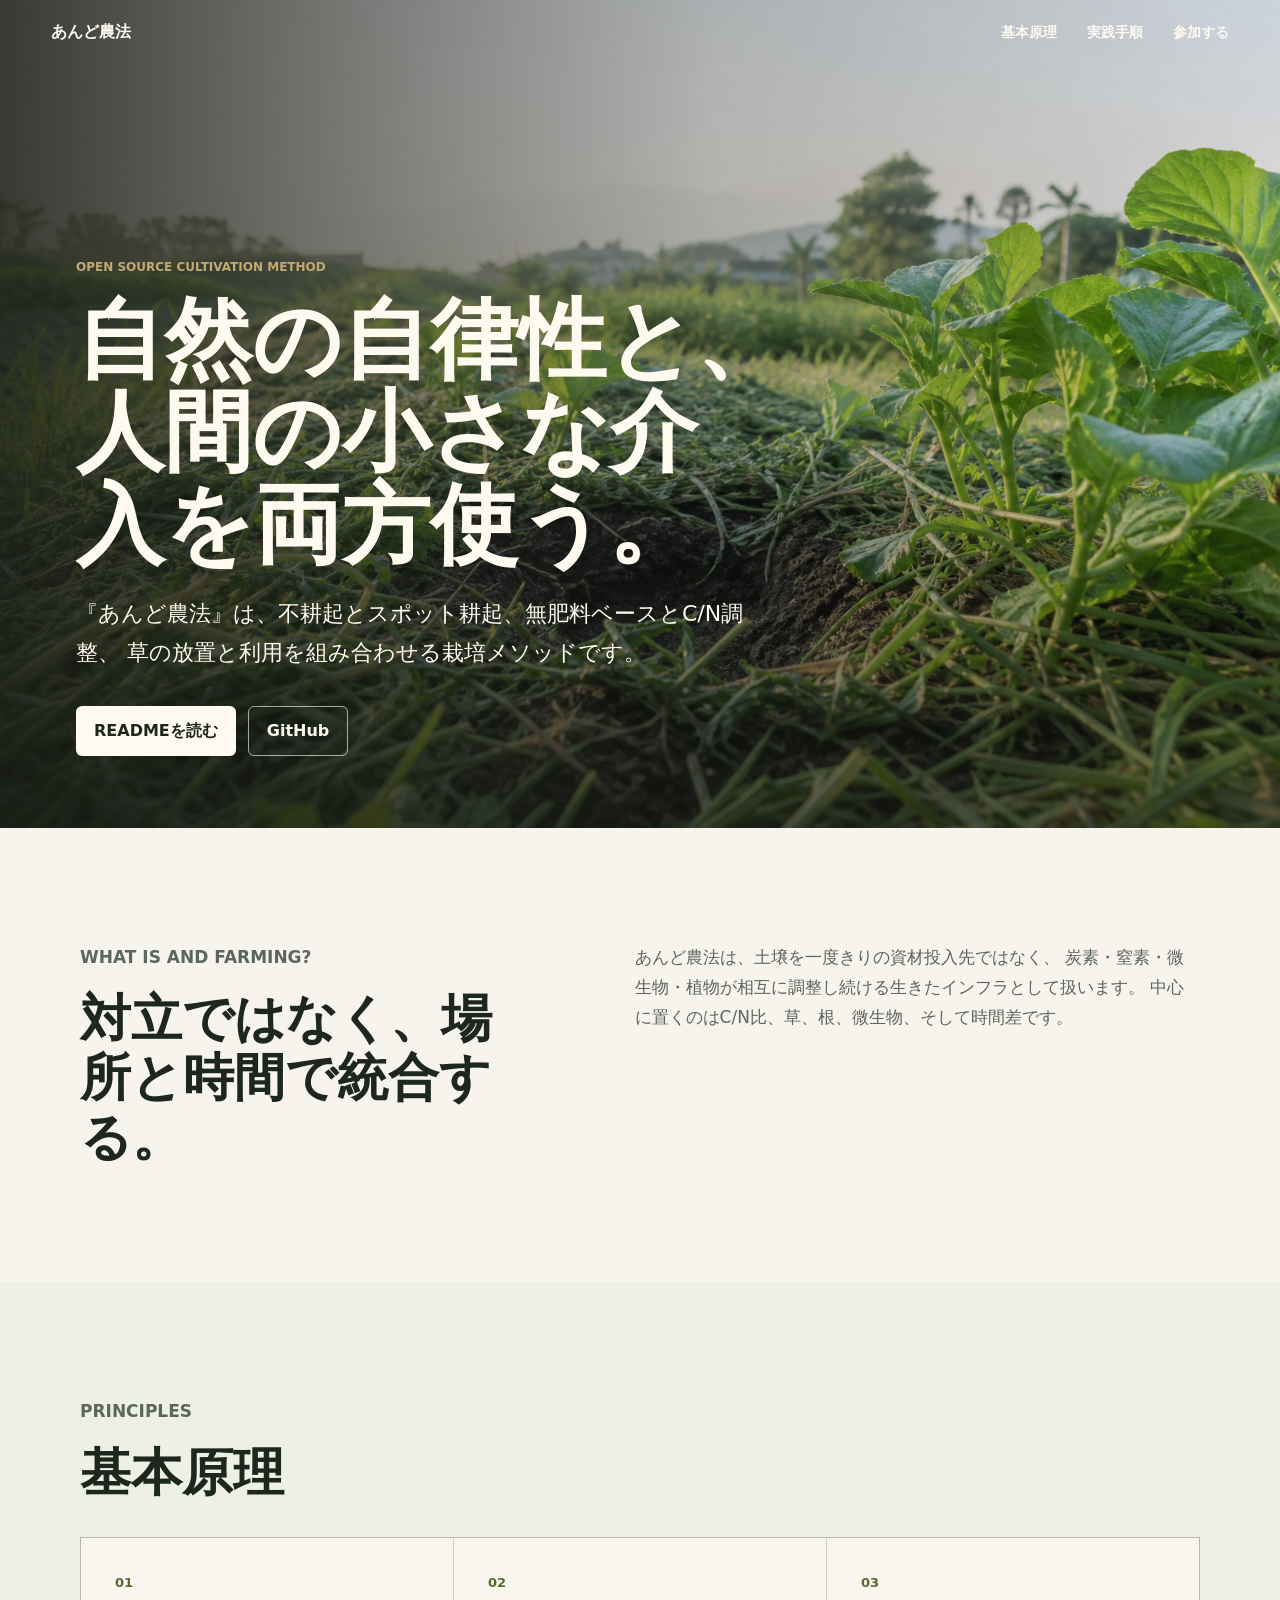
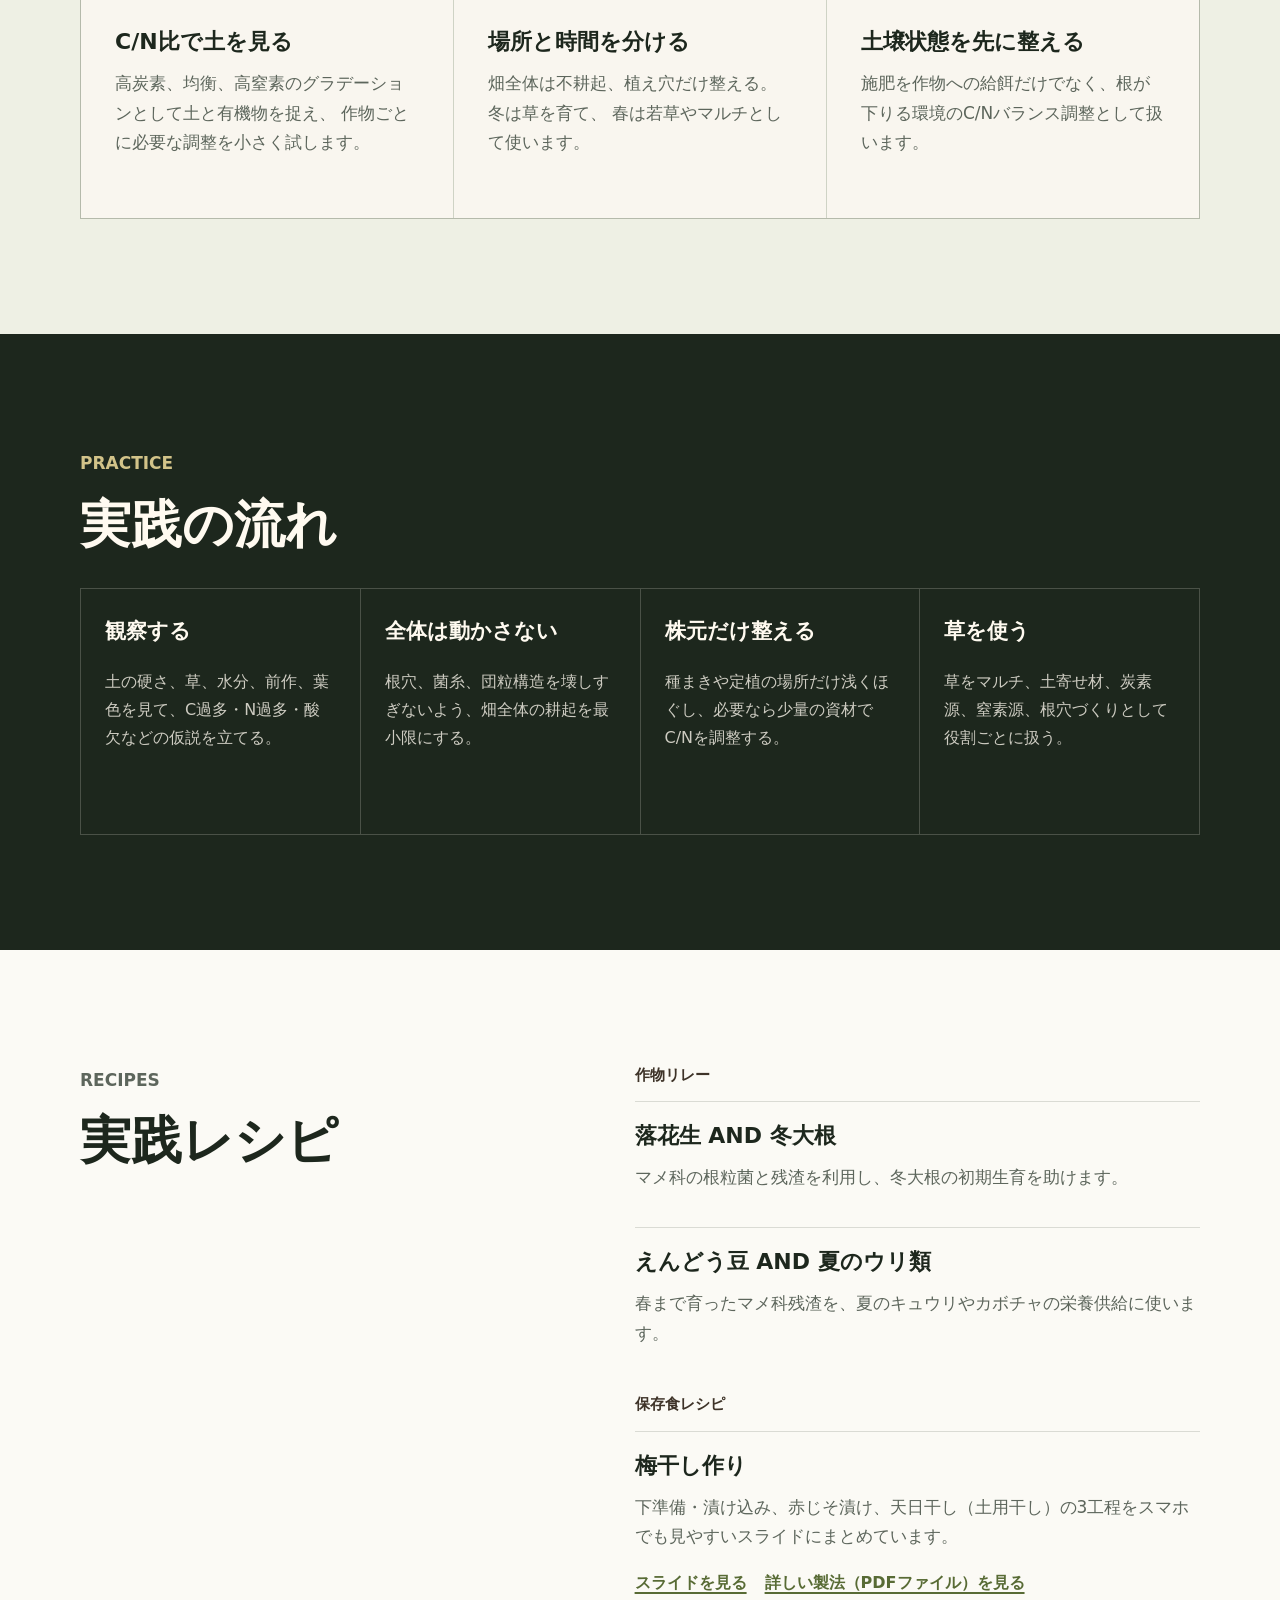
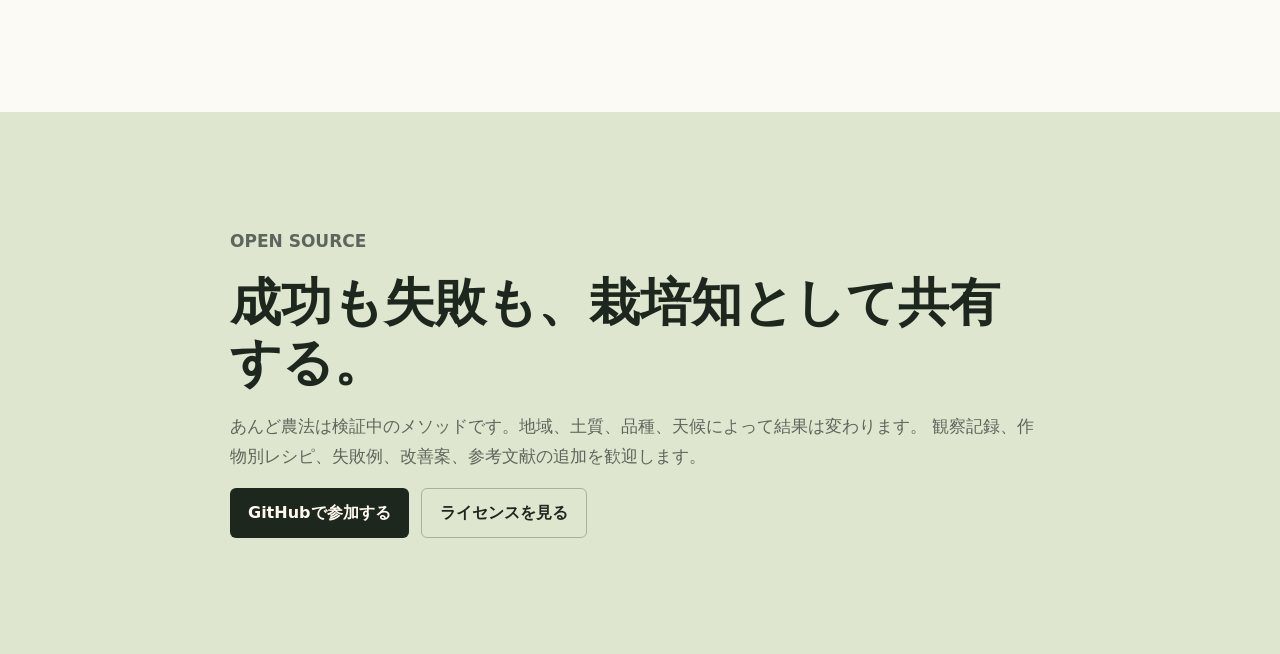
<file: index.html>
<!doctype html>
<html lang="ja">
  <head>
    <meta charset="utf-8">
    <meta name="viewport" content="width=device-width, initial-scale=1">
    <meta
      name="description"
      content="あんど農法は、自然の自律性と人間の小さな介入を組み合わせるオープンソースの栽培メソッドです。"
    >
    <title>あんど農法</title>
    <link rel="stylesheet" href="styles.css">
  </head>
  <body>
    <header class="site-header">
      <a class="brand" href="#top" aria-label="あんど農法 トップ">あんど農法</a>
      <nav class="nav" aria-label="ページ内ナビゲーション">
        <a href="#principles">基本原理</a>
        <a href="#practice">実践手順</a>
        <a href="#join">参加する</a>
      </nav>
    </header>

    <main id="top">
      <section class="hero" aria-labelledby="hero-title">
        <div class="hero-media" aria-hidden="true"></div>
        <div class="hero-shade"></div>
        <div class="hero-content">
          <p class="eyebrow">Open Source Cultivation Method</p>
          <h1 id="hero-title">自然の自律性と、人間の小さな介入を両方使う。</h1>
          <p class="hero-lead">
            『あんど農法』は、不耕起とスポット耕起、無肥料ベースとC/N調整、
            草の放置と利用を組み合わせる栽培メソッドです。
          </p>
          <div class="hero-actions" aria-label="主要リンク">
            <a class="button primary" href="https://github.com/kentaroid-bot/andfarming/blob/main/readme.md">READMEを読む</a>
            <a class="button secondary" href="https://github.com/kentaroid-bot/andfarming">GitHub</a>
          </div>
        </div>
      </section>

      <section class="intro section">
        <div class="section-inner split">
          <div>
            <p class="section-kicker">What is And Farming?</p>
            <h2>対立ではなく、場所と時間で統合する。</h2>
          </div>
          <p>
            あんど農法は、土壌を一度きりの資材投入先ではなく、
            炭素・窒素・微生物・植物が相互に調整し続ける生きたインフラとして扱います。
            中心に置くのはC/N比、草、根、微生物、そして時間差です。
          </p>
        </div>
      </section>

      <section id="principles" class="section principles">
        <div class="section-inner">
          <div class="section-heading">
            <p class="section-kicker">Principles</p>
            <h2>基本原理</h2>
          </div>

          <div class="principle-grid">
            <article>
              <span class="number">01</span>
              <h3>C/N比で土を見る</h3>
              <p>
                高炭素、均衡、高窒素のグラデーションとして土と有機物を捉え、
                作物ごとに必要な調整を小さく試します。
              </p>
            </article>
            <article>
              <span class="number">02</span>
              <h3>場所と時間を分ける</h3>
              <p>
                畑全体は不耕起、植え穴だけ整える。冬は草を育て、
                春は若草やマルチとして使います。
              </p>
            </article>
            <article>
              <span class="number">03</span>
              <h3>土壌状態を先に整える</h3>
              <p>
                施肥を作物への給餌だけでなく、根が下りる環境のC/Nバランス調整として扱います。
              </p>
            </article>
          </div>
        </div>
      </section>

      <section id="practice" class="section practice">
        <div class="section-inner">
          <div class="section-heading">
            <p class="section-kicker">Practice</p>
            <h2>実践の流れ</h2>
          </div>

          <ol class="steps">
            <li>
              <span>観察する</span>
              土の硬さ、草、水分、前作、葉色を見て、C過多・N過多・酸欠などの仮説を立てる。
            </li>
            <li>
              <span>全体は動かさない</span>
              根穴、菌糸、団粒構造を壊しすぎないよう、畑全体の耕起を最小限にする。
            </li>
            <li>
              <span>株元だけ整える</span>
              種まきや定植の場所だけ浅くほぐし、必要なら少量の資材でC/Nを調整する。
            </li>
            <li>
              <span>草を使う</span>
              草をマルチ、土寄せ材、炭素源、窒素源、根穴づくりとして役割ごとに扱う。
            </li>
          </ol>
        </div>
      </section>

      <section class="section recipes">
        <div class="section-inner split">
          <div>
            <p class="section-kicker">Recipes</p>
            <h2>実践レシピ</h2>
          </div>
          <div class="recipe-list">
            <h3 class="recipe-group-title">作物リレー</h3>
            <article>
              <h3>落花生 AND 冬大根</h3>
              <p>マメ科の根粒菌と残渣を利用し、冬大根の初期生育を助けます。</p>
            </article>
            <article>
              <h3>えんどう豆 AND 夏のウリ類</h3>
              <p>春まで育ったマメ科残渣を、夏のキュウリやカボチャの栄養供給に使います。</p>
            </article>
            <h3 class="recipe-group-title">保存食レシピ</h3>
            <article>
              <h3>梅干し作り</h3>
              <p>下準備・漬け込み、赤じそ漬け、天日干し（土用干し）の3工程をスマホでも見やすいスライドにまとめています。</p>
              <div class="recipe-links">
                <a class="text-link" href="umeboshi-slides.html">スライドを見る</a>
                <a class="text-link" href="output/pdf/umeboshi_recipe_print.pdf">詳しい製法（PDFファイル）を見る</a>
              </div>
            </article>
          </div>
        </div>
      </section>

      <section id="join" class="section join">
        <div class="section-inner join-inner">
          <p class="section-kicker">Open Source</p>
          <h2>成功も失敗も、栽培知として共有する。</h2>
          <p>
            あんど農法は検証中のメソッドです。地域、土質、品種、天候によって結果は変わります。
            観察記録、作物別レシピ、失敗例、改善案、参考文献の追加を歓迎します。
          </p>
          <div class="join-actions">
            <a class="button primary dark" href="https://github.com/kentaroid-bot/andfarming">GitHubで参加する</a>
            <a class="button secondary dark" href="LICENSE.md">ライセンスを見る</a>
          </div>
        </div>
      </section>
    </main>
  </body>
</html>
</file>
<file: styles.css>
:root {
  --ink: #1d271d;
  --muted: #5d665c;
  --paper: #f7f4ed;
  --field: #586b35;
  --leaf: #7b9a49;
  --soil: #3e3328;
  --straw: #c2aa73;
  --line: rgba(45, 55, 39, 0.16);
  --white: #fffaf0;
}

* {
  box-sizing: border-box;
}

html {
  scroll-behavior: smooth;
}

body {
  margin: 0;
  color: var(--ink);
  background: var(--paper);
  font-family: system-ui, -apple-system, BlinkMacSystemFont, "Hiragino Sans",
    "Yu Gothic", sans-serif;
  line-height: 1.75;
}

a {
  color: inherit;
}

.site-header {
  position: fixed;
  z-index: 10;
  top: 0;
  left: 0;
  display: flex;
  width: 100%;
  align-items: center;
  justify-content: space-between;
  padding: 18px clamp(18px, 4vw, 56px);
  color: var(--white);
}

.brand {
  font-weight: 800;
  text-decoration: none;
}

.nav {
  display: flex;
  gap: clamp(14px, 3vw, 30px);
  font-size: 14px;
  font-weight: 700;
}

.nav a {
  text-decoration: none;
}

.hero {
  position: relative;
  min-height: 92svh;
  display: grid;
  align-items: end;
  overflow: hidden;
  color: var(--white);
}

.hero-media,
.hero-shade {
  position: absolute;
  inset: 0;
}

.hero-media {
  background-image: url("assets/hero-field.png");
  background-position: center;
  background-size: cover;
  transform: scale(1.02);
}

.hero-shade {
  background:
    linear-gradient(90deg, rgba(24, 28, 20, 0.86), rgba(24, 28, 20, 0.28) 56%, rgba(24, 28, 20, 0.08)),
    linear-gradient(0deg, rgba(24, 28, 20, 0.6), rgba(24, 28, 20, 0) 48%);
}

.hero-content {
  position: relative;
  width: min(860px, 100%);
  padding: 140px clamp(20px, 6vw, 76px) 72px;
}

.eyebrow,
.section-kicker {
  margin: 0 0 16px;
  color: var(--straw);
  font-size: 12px;
  font-weight: 800;
  letter-spacing: 0;
  text-transform: uppercase;
}

h1,
h2,
h3,
p {
  margin-top: 0;
}

h1 {
  max-width: 780px;
  margin-bottom: 24px;
  font-size: clamp(44px, 7vw, 88px);
  line-height: 1.05;
  letter-spacing: 0;
}

.hero-lead {
  max-width: 700px;
  margin-bottom: 34px;
  font-size: clamp(17px, 2.2vw, 22px);
}

.hero-actions,
.join-actions {
  display: flex;
  flex-wrap: wrap;
  gap: 12px;
}

.button {
  min-height: 46px;
  display: inline-flex;
  align-items: center;
  justify-content: center;
  border-radius: 6px;
  padding: 10px 18px;
  font-weight: 800;
  text-decoration: none;
}

.button.primary {
  background: var(--white);
  color: var(--ink);
}

.button.secondary {
  border: 1px solid rgba(255, 250, 240, 0.62);
  color: var(--white);
}

.button.primary.dark {
  background: var(--ink);
  color: var(--white);
}

.button.secondary.dark {
  border-color: rgba(29, 39, 29, 0.28);
  color: var(--ink);
}

.section {
  padding: clamp(62px, 9vw, 118px) clamp(20px, 5vw, 64px);
}

.section-inner {
  width: min(1120px, 100%);
  margin: 0 auto;
}

.split {
  display: grid;
  grid-template-columns: minmax(0, 0.9fr) minmax(0, 1.1fr);
  gap: clamp(34px, 8vw, 92px);
  align-items: start;
}

.section h2 {
  margin-bottom: 0;
  font-size: clamp(30px, 4vw, 54px);
  line-height: 1.16;
  letter-spacing: 0;
}

.section p {
  color: var(--muted);
  font-size: 17px;
}

.principles {
  background: #eef0e4;
}

.section-heading {
  margin-bottom: 34px;
}

.principle-grid {
  display: grid;
  grid-template-columns: repeat(3, minmax(0, 1fr));
  gap: 1px;
  background: var(--line);
  border: 1px solid var(--line);
}

.principle-grid article {
  min-height: 280px;
  background: #f9f6ef;
  padding: clamp(22px, 3vw, 34px);
}

.number {
  display: block;
  margin-bottom: 34px;
  color: var(--field);
  font-size: 13px;
  font-weight: 900;
}

h3 {
  margin-bottom: 12px;
  font-size: 22px;
  line-height: 1.3;
}

.practice {
  background: var(--ink);
  color: var(--white);
}

.practice .section-kicker,
.practice .section p {
  color: #d2c389;
}

.steps {
  display: grid;
  grid-template-columns: repeat(4, minmax(0, 1fr));
  gap: 0;
  padding: 0;
  margin: 0;
  list-style: none;
  border-top: 1px solid rgba(255, 250, 240, 0.2);
  border-left: 1px solid rgba(255, 250, 240, 0.2);
}

.steps li {
  min-height: 246px;
  padding: 24px;
  border-right: 1px solid rgba(255, 250, 240, 0.2);
  border-bottom: 1px solid rgba(255, 250, 240, 0.2);
  color: rgba(255, 250, 240, 0.78);
}

.steps span {
  display: block;
  margin-bottom: 18px;
  color: var(--white);
  font-size: 21px;
  font-weight: 850;
}

.recipes {
  background: #fbfaf5;
}

.recipe-list {
  display: grid;
  gap: 18px;
}

.recipe-group-title {
  margin: 0 0 -2px;
  color: var(--soil);
  font-size: 15px;
  font-weight: 900;
}

.recipe-group-title:not(:first-child) {
  margin-top: 12px;
}

.recipe-list article {
  border-top: 1px solid var(--line);
  padding-top: 20px;
}

.recipe-links {
  display: flex;
  flex-wrap: wrap;
  gap: 10px 18px;
  margin-top: 4px;
}

.text-link {
  display: inline-flex;
  color: var(--field);
  font-weight: 850;
  text-decoration-thickness: 2px;
  text-underline-offset: 4px;
}

.join {
  background: #dfe6cf;
}

.join-inner {
  max-width: 820px;
}

.join h2 {
  margin-bottom: 20px;
}

@media (max-width: 820px) {
  .site-header {
    position: absolute;
    align-items: flex-start;
  }

  .nav {
    display: none;
  }

  .hero {
    min-height: 86svh;
  }

  .hero-content {
    padding-top: 112px;
  }

  .split,
  .principle-grid,
  .steps {
    grid-template-columns: 1fr;
  }

  .principle-grid article,
  .steps li {
    min-height: 0;
  }
}

@media (max-width: 520px) {
  h1 {
    font-size: 42px;
  }

  .hero-content {
    padding-right: 18px;
    padding-left: 18px;
  }

  .button {
    width: 100%;
  }
}
</file>
